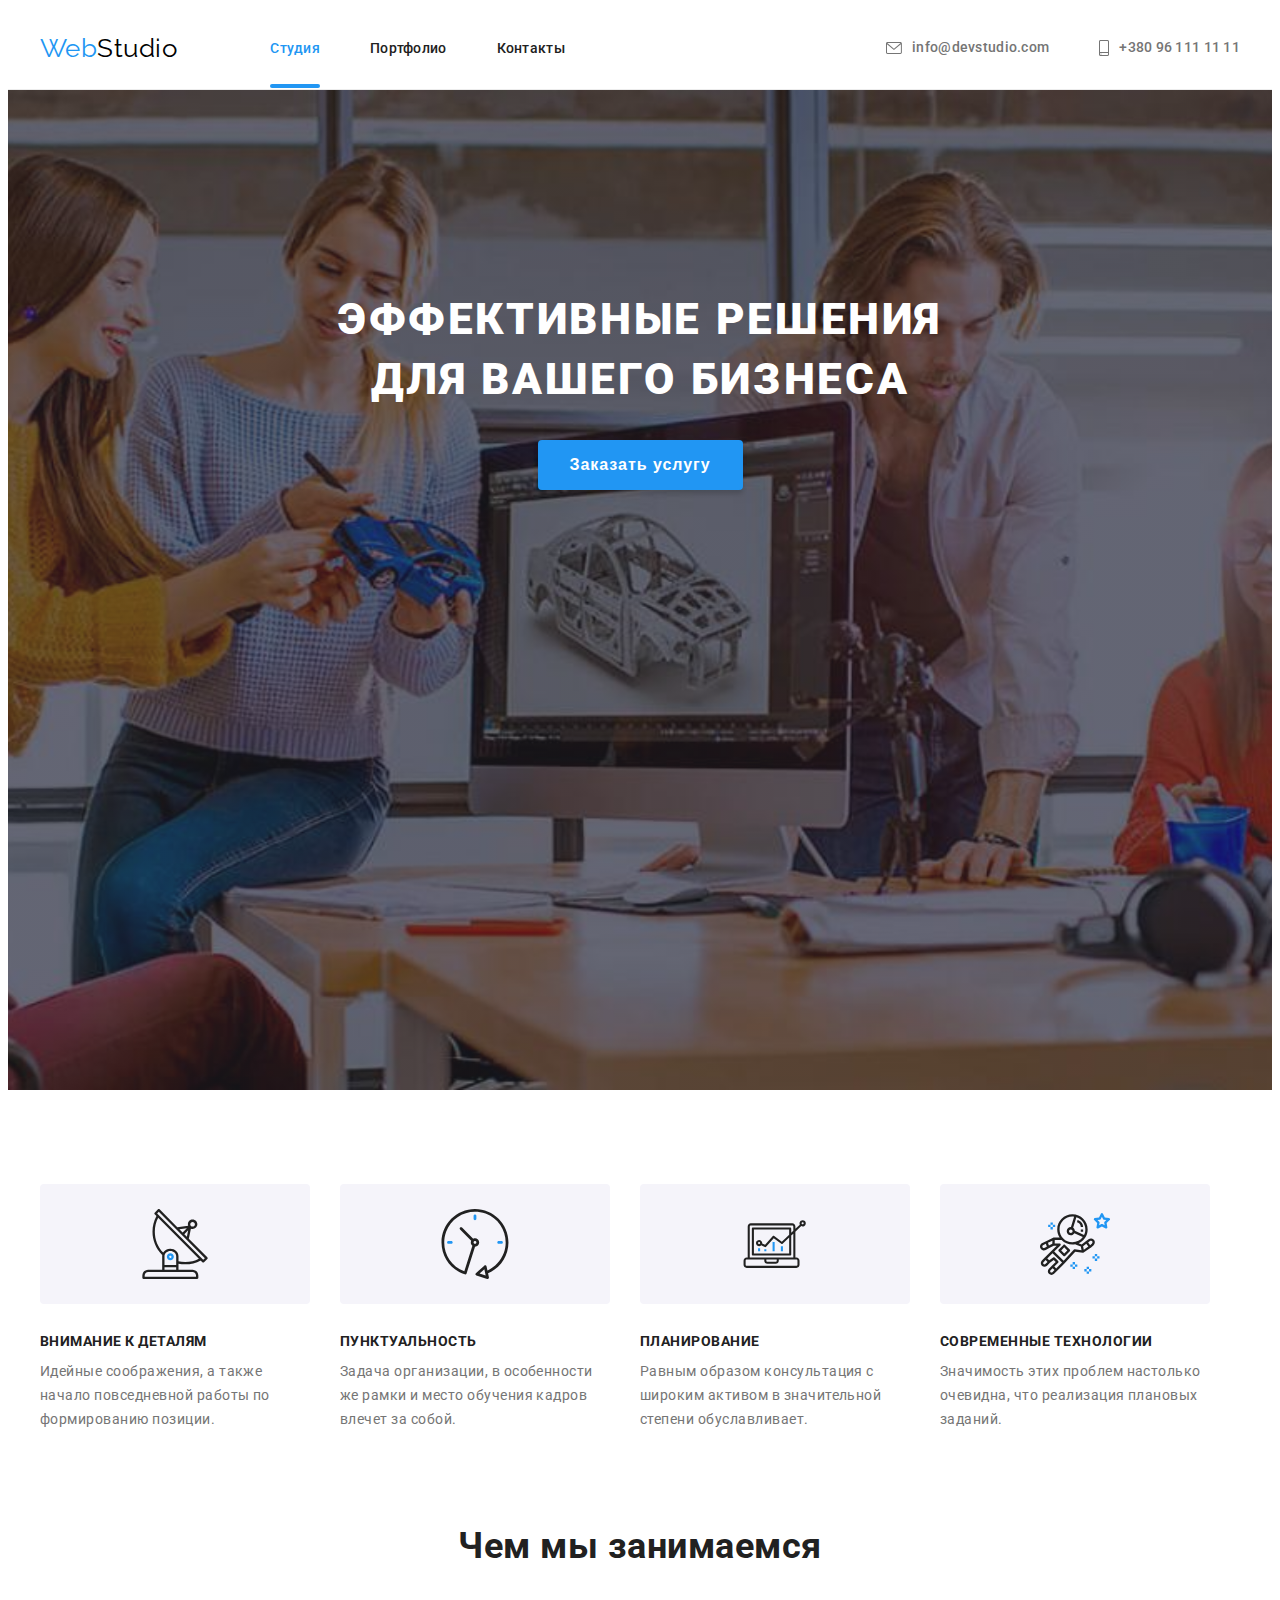
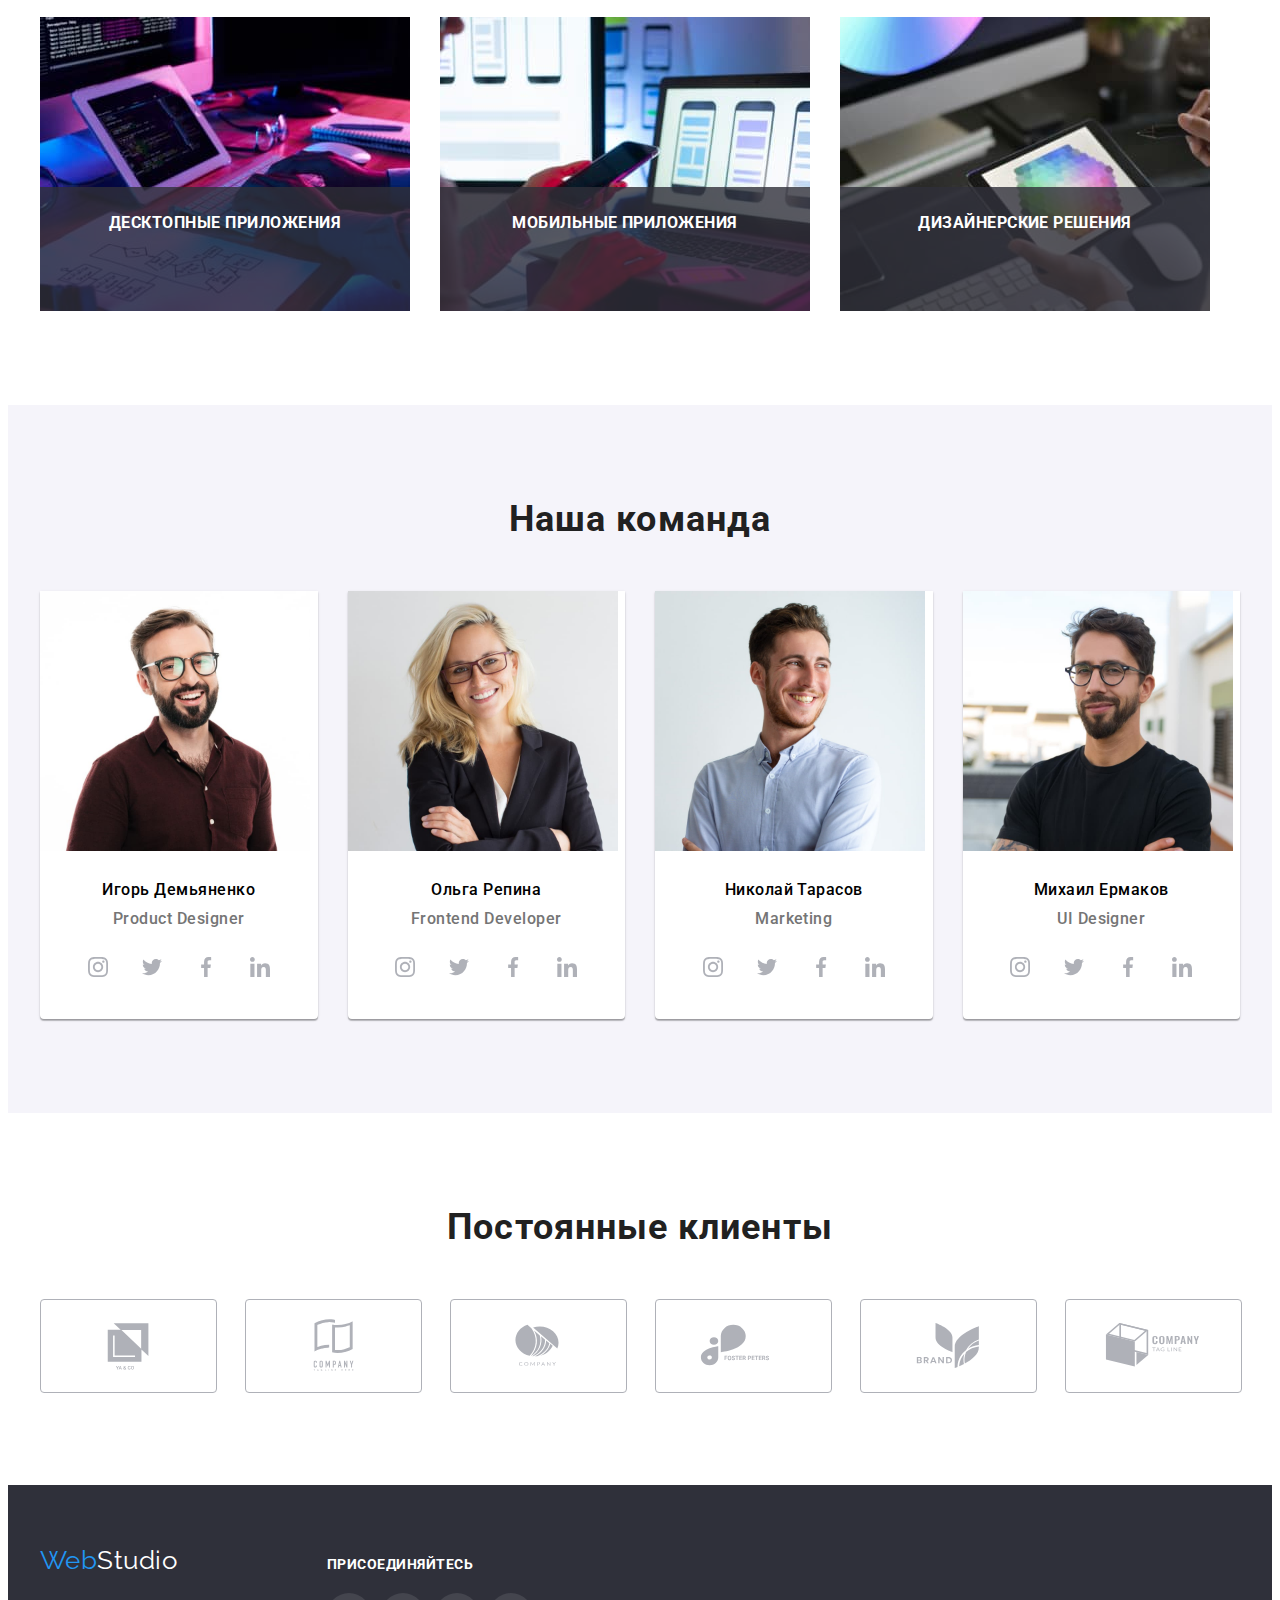
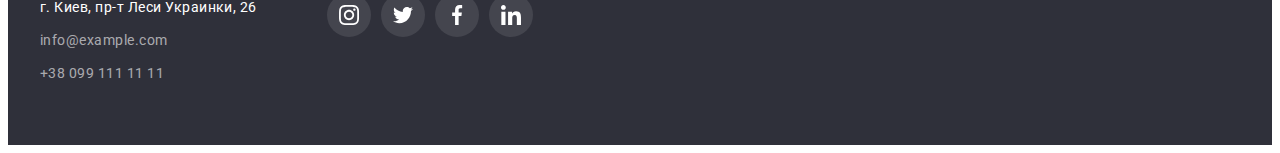
<file: index.html>
<!DOCTYPE html>
<html lang="ru">
<head>
    <meta charset="UTF-8">
    <meta http-equiv="X-UA-Compatible" content="IE=edge">
    <meta name="viewport" content="width=device-width, initial-scale=1.0">
    <title>WebStudio site</title>
    <link rel="preconnect" href="https://fonts.googleapis.com">
    <link rel="preconnect" href="https://fonts.gstatic.com" crossorigin>
    <link href="https://fonts.googleapis.com/css2?family=Raleway:wght@700&family=Roboto:wght@400;500;700;900&display=swap" rel="stylesheet">
    <link rel="stylesheet" href="https://cdnjs.cloudflare.com/ajax/libs/modern-normalize/1.1.0/modern-normalize.min.css" integrity="sha512-wpPYUAdjBVSE4KJnH1VR1HeZfpl1ub8YT/NKx4PuQ5NmX2tKuGu6U/JRp5y+Y8XG2tV+wKQpNHVUX03MfMFn9Q==" crossorigin="anonymous" referrerpolicy="no-referrer" />
    <link rel="stylesheet" href="./css/styles.css">
</head>
<body>
<!-- header -->
<header class="header">
    <div class="container header-container">
            <nav class="page-nav">
                <a href="./index.html" class="header-logo ">Web<span class="logo-color">Studio</span></a>
                <ul class="menu-nav list">
                    <li class="nav-item"><a class="nav-link link current-page" href="./index.html">Студия</a></li>
                    <li class="nav-item"><a class="nav-link link" href="./portfolio.html">Портфолио</a></li>
                    <li class="nav-item"><a class="nav-link link" href="">Контакты</a></li>
                </ul>
            </nav>
            <!-- contacts -->
                <ul class="contacts list">
                    <li class="contact-item">
                        <a href="mailto:info@devstudio.com" class="contact-link link">
                            <svg class="contact-mail-icon">
                                <use href="./images/symbol-defs.svg#envelope"></use>
                            </svg>
                    info@devstudio.com
                        </a>
                    </li>
                    <li class="contact-item">
                        <a href="tel:+380961111111" class="contact-link link">
                            <svg class="contact-tel-icon">
                                <use href="./images/symbol-defs.svg#smartphone"></use>
                            </svg>
                    +380 96 111 11 11
                        </a>
                    </li>
                </ul>
    </div>
</header>

<!-- main information -->
<main>
        <section class="hero hero-bg">
           <div class="container">
                <h1 class="hero-title">Эффективные решения для вашего бизнеса</h1>
                <button data-modal-open class="button btn" type="button">Заказать услугу</button>
           </div>
        </section>
   
    <!-- Our advantages -->
    <section class="section">
        <div class="container">
        <h2 class="visually-hidden">Наши особенности</h2>
            <ul class="features-list">
            <li class="features-item">
                <div class="features-icon">
                    <svg width="70" height="70">
                    <use href="./images/symbol-defs.svg#antenna"></use>
                </svg>
                </div>
                <h3 class="features-heading">Внимание к деталям</h3>
                <p class="features-paragraph">Идейные соображения, а также начало повседневной работы по формированию позиции.
                </p>
            </li>
            <li class="features-item">
                <div class="features-icon">
                    <svg width="70" height="70">
                    <use href="./images/symbol-defs.svg#clock"></use>
                </svg>
                </div>
                <h3 class="features-heading">Пунктуальность</h3>
                <p class="features-paragraph">Задача организации, в особенности же рамки и место обучения кадров влечет за
                    собой.</p>
            </li>
            <li class="features-item">
               <div class="features-icon">
                    <svg width="70" height="70">
                    <use href="./images/symbol-defs.svg#diagram"></use>
                </svg>
               </div>
                <h3 class="features-heading">Планирование</h3>
                <p class="features-paragraph">Равным образом консультация с широким активом в значительной степени
                    обуславливает.</p>
            </li>
            <li class="features-item">
               <div class="features-icon">
                    <svg width="70" height="70">
                    <use href="./images/symbol-defs.svg#astronaut"></use>
                </svg>
               </div>
                <h3 class="features-heading">Современные технологии</h3>
                <p class="features-paragraph">Значимость этих проблем настолько очевидна, что реализация плановых заданий.</p>
            </li>
        </ul>
    </div>
    
    </section>

    <!-- What are we doing -->
    <section class="activity section">
        <div class="container">
            <h2 class="activity-title">Чем мы занимаемся</h2>
            <ul class="activity-list">
                <li class="activity-item">
                    <div class="activity-container">
                        <img class="activity-img" src="./images/development.jpg" alt="разработка сайта" width="370" height="294" />
                        <p class="icon-paragraph">Десктопные приложения</p>
                    </div>
                  </li>    
                <li class="activity-item">
                    <div class="activity-container">
                       <img class="activity-img" src="./images/mobile-version.jpg" alt="дизайн сайта" width="370" height="294" />
                       <p class="icon-paragraph">Мобильные приложения</p> 
                    </div>
                </li>
                <li class="activity-item">
                    <div class="activity-container">
                        <img class="activity-img" src="./images/color-scheme.jpg" alt="стиль сайта" width="370" height="294" />
                        <p class="icon-paragraph">Дизайнерские решения</p>  
                    </div>
                </li>
            </ul>
        </div>
    </section>

    <!-- Our team -->
    <section class="work section">
        <div class="container">
            <h2 class="team">Наша команда</h2>
            <ul class="team-list">
                <li class="team-item">
                    <img class="team-img" src="./images/product-designer.jpg" alt="Дизайнер продукта" width="270" height="260" />
                    <div class="team-info">
                        <h3 class="about-name">Игорь Демьяненко</h3>
                        <p class="about-work">Product Designer</p>
                                <ul class="icon-list">
                                    <li class="icon-item">
                                        <a href="" class="icon-link">
                                            <svg class="social-icon">
                                                <use href="./images/symbol-defs.svg#instagram"></use>
                                            </svg>
                                        </a>
                                    </li>
                                    <li class="icon-item">
                                        <a href="" class="icon-link">
                                            <svg class="social-icon">
                                                <use href="./images/symbol-defs.svg#twitter"></use>
                                            </svg>
                                        </a>
                                    </li>
                                    <li class="icon-item">
                                        <a href="" class="icon-link">
                                            <svg class="social-icon">
                                                <use href="./images/symbol-defs.svg#facebook"></use>
                                            </svg>
                                        </a>
                                    </li>
                                    <li class="icon-item">
                                        <a href="" class="icon-link">
                                            <svg class="social-icon">
                                                <use href="./images/symbol-defs.svg#linkedin"></use>
                                            </svg>
                                        </a>
                                    
                                </ul>
                    </div>
                </li>
                <li class="team-item">
                    <img class="team-img" src="./images/frontend.jpg" alt="Фронтенд-разработчик" width="270" height="260" />
                    <div class="team-info">
                        <h3 class="about-name">Ольга Репина</h3>
                        <p class="about-work">Frontend Developer</p>
                                <ul class="icon-list">
                                    <li class="icon-item">
                                        <a href="" class="icon-link">
                                            <svg class="social-icon">
                                                <use href="./images/symbol-defs.svg#instagram"></use>
                                            </svg>
                                        </a>
                                    </li>
                                    <li class="icon-item">
                                        <a href="" class="icon-link">
                                            <svg class="social-icon">
                                                <use href="./images/symbol-defs.svg#twitter"></use>
                                            </svg>
                                        </a>
                                    </li>
                                    <li class="icon-item">
                                        <a href="" class="icon-link">
                                            <svg class="social-icon">
                                                <use href="./images/symbol-defs.svg#facebook"></use>
                                            </svg>
                                        </a>
                                    </li>
                                    <li class="icon-item">
                                        <a href="" class="icon-link">
                                            <svg class="social-icon">
                                                <use href="./images/symbol-defs.svg#linkedin"></use>
                                            </svg>
                                        </a>
                                    </li>
                                </ul>
                    </div>
                </li>
                <li class="team-item">
                    <img class="team-img" src="./images/marketing.jpg" alt="Маркетинг" width="270" height="260" />
                    <div class="team-info">
                        <h3 class="about-name">Николай Тарасов</h3>
                        <p class="about-work">Marketing</p>
                                <ul class="icon-list">
                                    <li class="icon-item">
                                        <a href="" class="icon-link">
                                            <svg class="social-icon">
                                                <use href="./images/symbol-defs.svg#instagram"></use>
                                            </svg>
                                        </a>
                                    </li>
                                    <li class="icon-item">
                                        <a href="" class="icon-link">
                                            <svg class="social-icon">
                                                <use href="./images/symbol-defs.svg#twitter"></use>
                                            </svg>
                                        </a>
                                    </li>
                                    <li class="icon-item">
                                        <a href="" class="icon-link">
                                            <svg class="social-icon">
                                                <use href="./images/symbol-defs.svg#facebook"></use>
                                            </svg>
                                        </a>
                                    </li>
                                    <li class="icon-item">
                                        <a href="" class="icon-link">
                                            <svg class="social-icon">
                                                <use href="./images/symbol-defs.svg#linkedin"></use>
                                            </svg>
                                        </a>
                                    </li>
                                </ul>
                    </div>
                </li>
                <li class="team-item">
                    <img class="team-img" src="./images/ui-designer.jpg" alt="Пользовательский интерфейс" width="270"
                        height="260" />
                    <div class="team-info">
                        <h3 class="about-name">Михаил Ермаков</h3>
                        <p class="about-work">UI Designer</p>
                                <ul class="icon-list">
                                    <li class="icon-item">
                                        <a href="" class="icon-link">
                                            <svg class="social-icon">
                                                <use href="./images/symbol-defs.svg#instagram"></use>
                                            </svg>
                                        </a>
                                    </li>
                                    <li class="icon-item">
                                        <a href="" class="icon-link">
                                            <svg class="social-icon">
                                                <use href="./images/symbol-defs.svg#twitter"></use>
                                            </svg>
                                        </a>
                                    </li>
                                    <li class="icon-item">
                                        <a href="" class="icon-link">
                                            <svg class="social-icon">
                                                <use href="./images/symbol-defs.svg#facebook"></use>
                                            </svg>
                                        </a>
                                    </li>
                                    <li class="icon-item">
                                        <a href="" class="icon-link">
                                            <svg class="social-icon">
                                                <use href="./images/symbol-defs.svg#linkedin"></use>
                                            </svg>
                                        </a>
                                    </li>
                                </ul>
                    </div>
                </li>
            </ul>         
        </div>
    </section>
    <section class="section">
        <div class="container">
            <h2 class="company-header">Постоянные клиенты</h2>
            <ul class="company-list">
                <li class="company-item">
                    <a href="" class="company-link">
                        <svg class="company-icon" width="106" height="60">
                            <use href="./images/symbol-defs.svg#first-company"></use>
                        </svg>
                    </a>
                </li>
                <li class="company-item">
                    <a href="" class="company-link">
                        <svg class="company-icon" width="106" height="60">
                            <use href="./images/symbol-defs.svg#second-company"></use>
                        </svg>
                    </a>
                </li>
                <li class="company-item">
                    <a href="" class="company-link">
                        <svg class="company-icon" width="106" height="60">
                            <use href="./images/symbol-defs.svg#third-company"></use>
                        </svg>
                    </a>
                </li>
                <li class="company-item">
                    <a href="" class="company-link">
                        <svg class="company-icon" width="106" height="60">
                            <use href="./images/symbol-defs.svg#fourth-company"></use>
                        </svg>
                    </a>
                </li>
                <li class="company-item">
                    <a href="" class="company-link">
                        <svg class="company-icon" width="106" height="60">
                            <use href="./images/symbol-defs.svg#fifth-company"></use>
                        </svg>
                    </a>
                </li>
                <li class="company-item">
                    <a href="" class="company-link">
                        <svg class="company-icon" width="106" height="60">
                            <use href="./images/symbol-defs.svg#sixth-company"></use>
                        </svg>
                    </a>
                </li>
            </ul>
        </div>
    </section>
</main>

<!-- footer -->
<footer class="footer">
    <div class="container footer-container">
        <div>
            <a class="footer-logo" href="./index.html">Web<span class="logo-color logo">Studio</span></a>
            <address class="address">
                <ul class="footer-list">
                    <li class="footer-item item-space"><a class="address-items"
                            href="https://www.google.com.ua/maps/place/%D0%B1%D1%83%D0%BB.+%D0%9B%D0%B5%D1%81%D0%B8+%D0%A3%D0%BA%D1%80%D0%B0%D0%B8%D0%BD%D0%BA%D0%B8,+26,+%D0%9A%D0%B8%D0%B5%D0%B2,+02000/@50.4265841,30.5361971,17z/data=!3m1!4b1!4m5!3m4!1s0x40d4cf0e033ecbe9:0x57a4dffefec77da0!8m2!3d50.4265807!4d30.5383858?hl=ru">
                            г. Киев, пр-т Леси Украинки, 26</a></li>
                    <li class="footer-item item-space"><a class="footer-contact" href="mailto:info@example.com">info@example.com</a>
                    </li>
                    <li class="footer-item item-space"><a class="footer-contact" href="tel:+380991111111">+38 099 111 11 11</a></li>
                </ul>
            </address>
        </div>
    
    <div>
        <h2 class="footer-header">присоединяйтесь</h2>
        <ul class="footer-icon-list">
            <li class="footer-icon-item">
                <a href="" class="footer-icon-link">
                    <svg class="footer-social-icon">
                        <use href="./images/symbol-defs.svg#instagram"></use>
                    </svg>
                </a>
            </li>
            <li class="footer-icon-item">
                <a href="" class="footer-icon-link">
                    <svg class="footer-social-icon">
                        <use href="./images/symbol-defs.svg#twitter"></use>
                    </svg>
                </a>
            </li>
            <li class="footer-icon-item">
                <a href="" class="footer-icon-link">
                    <svg class="footer-social-icon">
                        <use href="./images/symbol-defs.svg#facebook"></use>
                    </svg>
                </a>
            </li>
            <li class="footer-icon-item">
                <a href="" class="footer-icon-link">
                    <svg class="footer-social-icon">
                        <use href="./images/symbol-defs.svg#linkedin"></use>
                    </svg>
                </a>
            </li>
        </ul>
    </div>

    </div>
</footer>  

<div data-modal class="backdrop is-hidden">
    <div class="modal">
    <button class="close-button" data-modal-close>
    <svg class="close-icon" width="18" height="18">
        <use href="./images/symbol-defs.svg#close-black"></use>
    </svg>
    </button>
    </div>
</div>
<script src="./js/modal.js"></script>
</body>
</html>
</file>
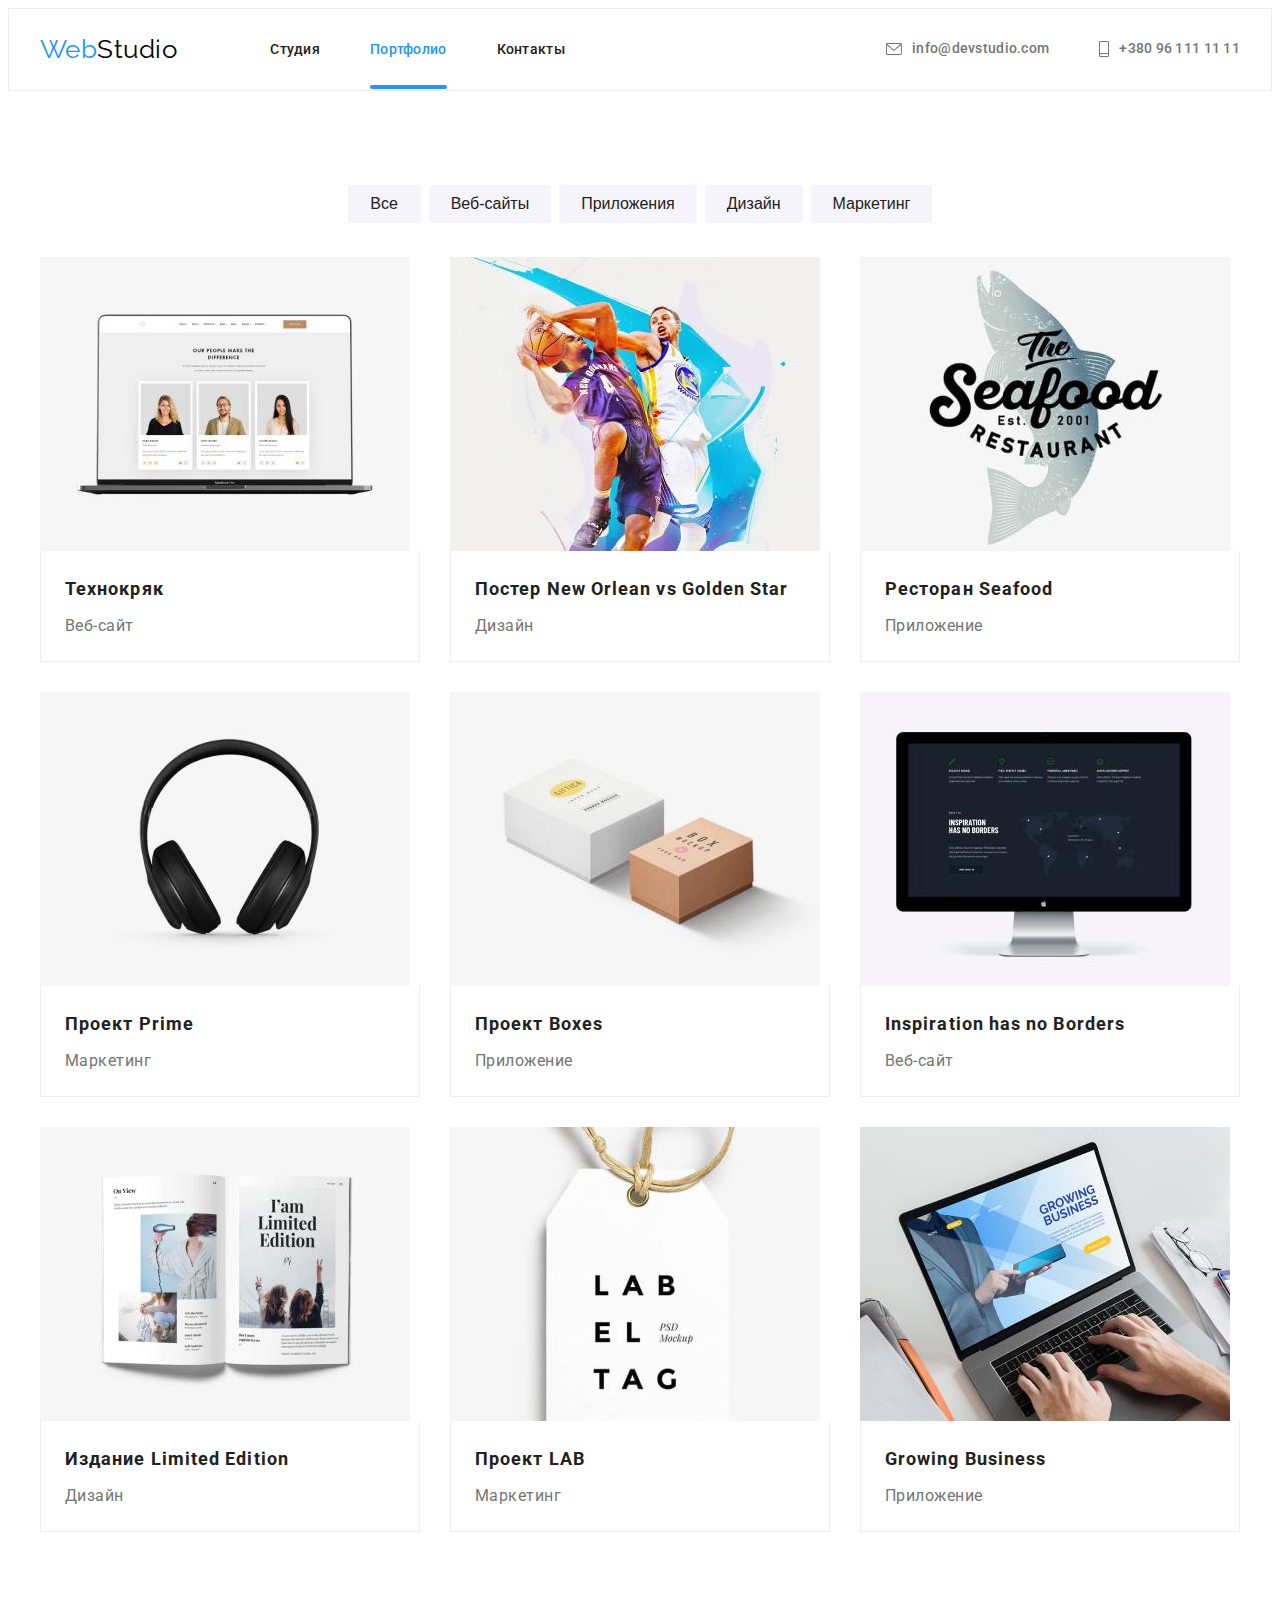
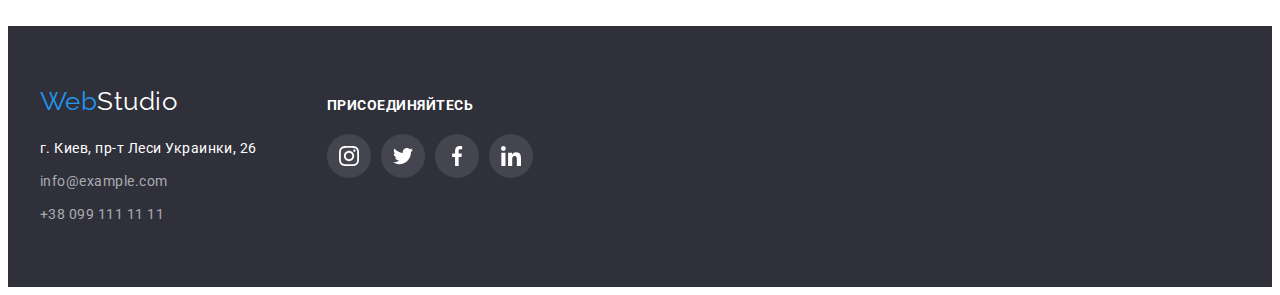
<file: portfolio.html>
<!DOCTYPE html>
<html lang="ru">
<head>
    <meta charset="UTF-8">
    <meta http-equiv="X-UA-Compatible" content="IE=edge">
    <meta name="viewport" content="width=device-width, initial-scale=1.0">
    <title>WebStudio</title>
    <link rel="preconnect" href="https://fonts.googleapis.com">
    <link rel="preconnect" href="https://fonts.gstatic.com" crossorigin>
    <link href="https://fonts.googleapis.com/css2?family=Raleway:wght@700&family=Roboto:wght@400;500;700;900&display=swap" rel="stylesheet">
    <link rel="stylesheet" href="https://cdnjs.cloudflare.com/ajax/libs/modern-normalize/1.1.0/modern-normalize.min.css" integrity="sha512-wpPYUAdjBVSE4KJnH1VR1HeZfpl1ub8YT/NKx4PuQ5NmX2tKuGu6U/JRp5y+Y8XG2tV+wKQpNHVUX03MfMFn9Q==" crossorigin="anonymous" referrerpolicy="no-referrer" />
    <link rel="stylesheet" href="./css/styles.css">
    
</head>
<body>
<!-- Хедер -->
<header class="portfolio-header">
    <div class="container portfolio-container">
        <nav class="portfolio">
            <a href="./index.html" class="portfol-logo">Web<span class="portfol-logo-color">Studio</span></a>
            <ul class="portfol-list">
                <li class="portfol-item"><a class="portfol-link links" href="./index.html">Студия</a></li>
                <li class="portfol-item"><a class="portfol-link links current-page" href="./portfolio.html">Портфолио</a></li>
                <li class="portfol-item"><a class="portfol-link links" href="">Контакты</a></li>
            </ul>
        </nav>
<!-- contacts -->
            <ul class="header-contacts">
                <li class="header-list"><a class="header-link link" href="mailto:info@devstudio.com">
                    <svg class="contact-mail-icon">
                        <use href="./images/symbol-defs.svg#envelope"></use>
                    </svg>
                    info@devstudio.com
                </a>
            </li>
                <li class="header-list"><a class="header-link link" href="tel:+380961111111">
                    <svg class="contact-tel-icon">
                        <use href="./images/symbol-defs.svg#smartphone"></use>
                    </svg>
                    +380 96 111 11 11
                </a>
            </li>
            </ul>
    </div>
</header>
<!-- герой -->
<main">
    <section class="section">
        <div class="container filter-container">
                <h1 class="visually-hidden" >filter</h1>
                <ul class="filter-list">
                    <li class="filter-item"><button class="filter-btn filter-button" type="button">Все</button></li>
                    <li class="filter-item"><button class="filter-btn filter-button" type="button">Веб-сайты</button></li>
                    <li class="filter-item"><button class="filter-btn filter-button" type="button">Приложения</button></li>
                    <li class="filter-item"><button class="filter-btn filter-button" type="button">Дизайн</button></li>
                    <li class="filter-item"><button class="filter-btn filter-button" type="button">Маркетинг</button></li>
                </ul>
        
                <ul class="gallery-list">
                    <li class="gallery-item">
                        <a class="gallery-link" href="">
                            <div class="gallery-container">
                              <img class="gallery-img" src="./images/techno-crack.jpg" alt="сайт" width="370" height="294">
                              <p class="overlay-text">Технокряк это современная площадка распространения коронавируса. Компании используют эту платформу для цифрового
                            шпионажа и атак на защищённые сервера конкурентов.</p>  
                            </div>
                            <div class="gallery-info">
                            <h2 class="gallery-heading">Технокряк</h3>
                            <p class="gallery-paragraph">Веб-сайт</p>
                            </div>
                        </a>
                    </li>
                    <li class="gallery-item">
                        <a class="gallery-link" href="">
                            <div class="gallery-container">
                             <img class="gallery-img" src="./images/poster.jpg" alt="постер" width="370" height="294">
                             <p class="overlay-text">Технокряк это современная площадка распространения коронавируса. Компании используют эту платформу для цифрового
                            шпионажа и атак на защищённые сервера конкурентов.</p>   
                            </div>
                            <div class="gallery-info">
                            <h2 class="gallery-heading">Постер New Orlean vs Golden Star</h3>
                            <p class="gallery-paragraph">Дизайн</p>
                            </div>
                        </a>
                    </li>
                    <li class="gallery-item">
                        <a class="gallery-link" href="">
                            <div class="gallery-container">
                            <img class="gallery-img" src="./images/restaurant.jpg" alt="ресторан" width="370" height="294">
                            <p class="overlay-text">Технокряк это современная площадка распространения коронавируса. Компании используют эту платформу для цифрового
                            шпионажа и атак на защищённые сервера конкурентов.</p>      
                            </div>
                            <div class="gallery-info">
                            <h2 class="gallery-heading">Ресторан Seafood</h3>
                            <p class="gallery-paragraph">Приложение</p>
                            </div>
                        </a>
                    </li>
                    <li class="gallery-item">
                        <a class="gallery-link" href="">
                            <div class="gallery-container">
                              <img class="gallery-img" src="./images/prime.jpg" alt="наушники" width="370" height="294">
                              <p class="overlay-text">Технокряк это современная площадка распространения коронавируса. Компании используют эту платформу для цифрового
                            шпионажа и атак на защищённые сервера конкурентов.</p>    
                            </div>
                            <div class="gallery-info">
                            <h2 class="gallery-heading">Проект Prime</h3>
                            <p class="gallery-paragraph">Маркетинг</p>
                            </div>
                        </a>
                    </li>
                    <li class="gallery-item">
                        <a class="gallery-link" href="">
                            <div class="gallery-container">
                                <img class="gallery-img" src="./images/boxes.jpg" alt="коробки" width="370" height="294">
                                <p class="overlay-text">Технокряк это современная площадка распространения коронавируса. Компании используют эту платформу для цифрового
                            шпионажа и атак на защищённые сервера конкурентов.</p>  
                            </div>
                            <div class="gallery-info">
                            <h2 class="gallery-heading">Проект Boxes</h3>
                            <p class="gallery-paragraph">Приложение</p>
                            </div>
                        </a>
                    </li>
                    <li class="gallery-item">
                        <a class="gallery-link" href="">
                            <div class="gallery-container">
                                <img class="gallery-img" src="./images/web-site.jpg" alt="вдохновение" width="370" height="294">
                                <p class="overlay-text">Технокряк это современная площадка распространения коронавируса. Компании используют эту платформу для цифрового
                            шпионажа и атак на защищённые сервера конкурентов.</p>  
                            </div>
                            <div class="gallery-info">
                            <h2 class="gallery-heading">Inspiration has no Borders</h3>
                            <p class="gallery-paragraph">Веб-сайт</p>
                            </div>
                        </a>
                    </li>
                    <li class="gallery-item">
                        <a class="gallery-link" href="">
                            <div class="gallery-container">
                                <img class="gallery-img" src="./images/limited-edition.jpg" alt="журнал width" width="370" height="294">
                                <p class="overlay-text">Технокряк это современная площадка распространения коронавируса. Компании используют эту платформу для цифрового
                            шпионажа и атак на защищённые сервера конкурентов.</p>  
                            </div>
                            <div class="gallery-info">
                            <h2 class="gallery-heading">Издание Limited Edition</h3>
                            <p class="gallery-paragraph">Дизайн</p>
                            </div>
                        </a>
                    </li>
                    <li class="gallery-item">
                        <a class="gallery-link" href="">
                            <div class="gallery-container">
                                <img class="gallery-img" src="./images/lab.jpg" alt="бирка с шнурком" width="370" height="294">
                                <p class="overlay-text">Технокряк это современная площадка распространения коронавируса. Компании используют эту платформу для цифрового
                            шпионажа и атак на защищённые сервера конкурентов.</p>  
                            </div>
                            <div class="gallery-info">
                            <h2 class="gallery-heading">Проект LAB</h3>
                            <p class="gallery-paragraph">Маркетинг</p>
                            </div>
                        </a>
                    </li>
                    <li class="gallery-item">
                        <a class="gallery-link" href="">
                            <div class="gallery-container">
                              <img class="gallery-img" src="./images/business.jpg" alt="растущий бизнес" width="370" height="294">
                              <p class="overlay-text">Технокряк это современная площадка распространения коронавируса. Компании используют эту платформу для цифрового
                            шпионажа и атак на защищённые сервера конкурентов.</p>    
                            </div>
                            <div class="gallery-info">
                            <h2 class="gallery-heading">Growing Business</h3>
                            <p class="gallery-paragraph">Приложение</p>
                            </div>
                        </a>
                    </li>
                </ul>
        </div>
       
    </section>
</main>
<!-- футер -->
<footer class="portfolio-footer">
    <div class="footer-container container">
        <div>
            <a class="logo-footer" href="./index.html">Web<span class="portfolio-logo">Studio</span></a>
            <address class="footer-address">
                <ul class="address-list">
                    <li class="address-item address-space"><a class="address-map"
                            href=”https://www.google.com.ua/maps/place/%D0%B1%D1%83%D0%BB.+%D0%9B%D0%B5%D1%81%D0%B8+%D0%A3%D0%BA%D1%80%D0%B0%D0%B8%D0%BD%D0%BA%D0%B8,+26,+%D0%9A%D0%B8%D0%B5%D0%B2,+02000/@50.4265841,30.5361971,17z/data=!3m1!4b1!4m5!3m4!1s0x40d4cf0e033ecbe9:0x57a4dffefec77da0!8m2!3d50.4265807!4d30.5383858?hl=ru”>
                            г. Киев, пр-т Леси Украинки, 26</a></li>
                    <li class="address-item address-space"><a class="address-contact"
                            href="mailto:info@example.com">info@example.com</a></li>
                    <li class="address-item address-space"><a class="address-contact" href="tel:+380991111111">+38 099 111 11 11</a>
                    </li>
                </ul>
            </address>
        </div>
        <div>
            <h2 class="footer-header">присоединяйтесь</h2>
            <ul class="footer-icon-list">
                <li class="footer-icon-item">
                    <a href="" class="footer-icon-link">
                        <svg class="footer-social-icon">
                            <use href="./images/symbol-defs.svg#instagram"></use>
                        </svg>
                    </a>
                </li>
                <li class="footer-icon-item">
                    <a href="" class="footer-icon-link">
                        <svg class="footer-social-icon">
                            <use href="./images/symbol-defs.svg#twitter"></use>
                        </svg>
                    </a>
                </li>
                <li class="footer-icon-item">
                    <a href="" class="footer-icon-link">
                        <svg class="footer-social-icon">
                            <use href="./images/symbol-defs.svg#facebook"></use>
                        </svg>
                    </a>
                </li>
                <li class="footer-icon-item">
                    <a href="" class="footer-icon-link">
                        <svg class="footer-social-icon">
                            <use href="./images/symbol-defs.svg#linkedin"></use>
                        </svg>
                    </a>
                </li>
            </ul>
        </div>
    </div>
    
</footer>

<script src="./js/modal.js"></script>
</body>
</html>
</file>
<file: css/styles.css>
:root {
  --primary-text-color: #212121;
  --secondary-text-color: #757575;
  --title-text-color: #000000;
  --accent-color: #2196f3;
  --primary-white-color: #ffffff;
  --secondary-darkgray-color: #2f303a;
  --third-title-color: #f5f4fa;
}
p,
h1,
h2,
h3,
h4,
h5,
h6 {
  margin: 0;
}
ul {
  list-style: none;
  margin: 0;
  padding-left: 0;
}
img {
  display: block;
  max-width: 100%;
  height: auto;
}
body {
  font-family: 'Roboto', sans-serif;
  color: var(--primary-text-color);
  letter-spacing: 0.03em;
  line-height: 1.14;
}

/* -------HEADER------ */
.header {
  background-color: var(--primary-white-color);
  border-bottom: 1px solid #ececec;
}
.container {
  width: 1200px;
  margin: 0 auto;
  padding: 0 15px;
}
.header-container {
  display: flex;
  align-items: center;
}
/* LOGO */
.header-logo {
  font-family: 'Raleway', sans-serif;
  font-size: 26px;
  line-height: 1.19;
  color: var(--accent-color);
  text-decoration: none;
  margin-right: 93px;
  padding-top: 25px;
  padding-bottom: 25px;
  align-items: center;
}
.list {
  display: flex;
}
.logo-color {
  color: var(--title-text-color);
}
/* NAVIGATION */
.page-nav {
  display: flex;
  align-items: center;
}

.nav-link {
  color: var(--primary-text-color);
  font-weight: 500;
  font-size: 14px;
  letter-spacing: 0.02em;
  position: relative;
  padding-top: 32px;
  padding-bottom: 32px;
  transition: color 250ms cubic-bezier(0.4, 0, 0.2, 1);
}

.nav-item:not(:last-child) {
  margin-right: 50px;
}
.nav-link:hover,
.nav-link:focus {
  color: var(--accent-color);
}
.link {
  text-decoration: none;
}
.link.current-page {
  color: var(--accent-color);
}
.current-page::after {
  position: absolute;
  content: '';
  display: block;
  left: 0;
  bottom: 0;
  width: 100%;
  height: 4px;
  border-radius: 2px;
  background-color: var(--accent-color);
}

/* CONTACTS */
.contacts {
  display: flex;
  margin-left: auto;
  align-items: center;
}
.contacts .link {
  color: var(--secondary-text-color);
  font-weight: 500;
  font-size: 14px;
  letter-spacing: 0.02em;
  padding: 32px 0px 32px 0px;
  display: inline-flex;
  align-self: start;
  justify-content: center;
  align-items: center;
  transition: color 250ms cubic-bezier(0.4, 0, 0.2, 1);
}

.contact-mail-icon {
  margin-right: 10px;
  width: 16px;
  height: 12px;
  fill: currentColor;
}
.contact-tel-icon {
  margin-right: 10px;
  width: 10px;
  height: 16px;
  fill: currentColor;
}
.contact-link:hover,
.contact-link:focus {
  color: var(--accent-color);
}

.contact-item:not(:first-child) {
  margin-left: 50px;
}

/* ---------MAIN--------- */
.visually-hidden {
  position: absolute;
  clip: rect(0 0 0 0);
  width: 1px;
  height: 1px;
  margin: -1px;
}

.hero {
  background-color: var(--secondary-darkgray-color);
  text-align: center;
  padding: 200px 0;
}
.hero-bg {
  max-width: 1600px;
  height: 600px;
  margin-left: auto;
  margin-right: auto;
  background-image: linear-gradient(rgba(47, 48, 58, 0.4), rgba(47, 48, 58, 0.4)),
    url(../images/main-bg.jpg);
  background-repeat: no-repeat;
  background-position: center;
  background-size: cover;
}

.hero-title {
  color: var(--primary-white-color);
  font-weight: 900;
  font-size: 44px;
  line-height: 1.36;
  text-align: center;
  letter-spacing: 0.06em;
  text-transform: uppercase;
  margin-bottom: 30px;
  max-width: 696px;
  margin-left: auto;
  margin-right: auto;
}
.button {
  cursor: pointer;
  color: var(--primary-white-color);
  background-color: var(--accent-color);
}
.btn {
  font-style: inherit;
  font-weight: bold;
  font-size: 16px;
  line-height: 1.87;
  letter-spacing: 0.06em;
  box-shadow: 0px 4px 4px rgba(0, 0, 0, 0.15);
  border-radius: 4px;
  border: 0;
  padding: 10px 32px;
  min-width: 200px;
}
.backdrop.is-hidden {
  visibility: hidden;
  opacity: 0;
  pointer-events: none;
}
.backdrop {
  position: fixed;
  top: 0;
  left: 0;
  width: 100%;
  height: 100%;
  background-color: rgba(0, 0, 0, 0.2);
  opacity: 1;
  transition: opacity 250ms cubic-bezier(0.4, 0, 0.2, 1),
    visibility 250ms cubic-bezier(0.4, 0, 0.2, 1);
}
.modal {
  position: absolute;
  top: 50%;
  left: 50%;
  min-width: 528px;
  min-height: 581px;
  background-color: var(--primary-white-color);
  transform: translate(-50%, -50%) scale(1);
  transition: transform 250ms cubic-bezier(0.4, 0, 0.2, 1),
    opacity 250ms cubic-bezier(0.4, 0, 0.2, 1);
}
.backdrop.is-hidden .modal {
  opacity: 0;
  transform: translate(-50%, -50%) scale(0.1);
}
.close-icon {
  fill: #000000;
}
.close-button {
  position: absolute;
  top: 8px;
  right: 8px;
  width: 30px;
  height: 30px;
  display: flex;
  align-items: center;
  justify-content: center;
  border: 1px solid rgba(136, 90, 90, 0.1);
  border-radius: 50%;
  background-color: var(--primary-white-color);
}

/* ------OUR ADVANTAGES------ */
.section {
  padding-top: 94px;
  padding-bottom: 94px;
}
.features-list {
  display: flex;
}
.features-item:not(:last-child) {
  margin-right: 30px;
}
.features-icon {
  display: flex;
  height: 120px;
  width: 100%;
  margin-bottom: 30px;
  background-color: #f5f4fa;
  border-radius: 4px;
  justify-content: center;
  align-items: center;
}
.features-heading {
  font-weight: 700;
  font-size: 14px;
  text-transform: uppercase;
  color: var(--primary-text-color);
  margin-bottom: 10px;
}
.features-paragraph {
  font-size: 14px;
  line-height: 1.71;
  color: var(--secondary-text-color);
  width: 270px;
}
.features-title {
  font-weight: 700;
  font-size: 36px;
  line-height: 1.16;
}
.activity {
  padding-top: 0px;
}
.activity-title {
  font-weight: 700;
  font-size: 36px;
  line-height: 1.16;
  text-align: center;
  margin-bottom: 50px;
}
.activity-item:not(:last-child) {
  margin-right: 30px;
}
.activity-list {
  display: flex;
}
.activity-container {
  position: relative;
}
.icon-paragraph {
  position: absolute;
  width: 100%;
  height: 70px;
  bottom: 0;
  padding-top: 27px;
  padding-bottom: 27px;
  font-weight: 700;
  text-align: center;
  text-transform: uppercase;
  color: var(--primary-white-color);
  background-color: rgba(47, 48, 58, 0.8);
}

/* -----OUR TEAM------ */
.work {
  background-color: var(--third-title-color);
}
.team {
  font-weight: 700;
  font-size: 36px;
  line-height: 1.16;
  letter-spacing: 0.03em;
  text-align: center;
  margin-bottom: 50px;
}
.team-list {
  display: flex;
  margin-left: calc(-1 * 30px);
}
.team-list .team-item {
  margin-left: 30px;
  flex-basis: calc(100% / 4 - 30px);
  border-radius: 0px 0px 4px 4px;
  box-shadow: 0px 1px 3px rgba(0, 0, 0, 0.12), 0px 1px 1px rgba(0, 0, 0, 0.14),
    0px 2px 1px rgba(0, 0, 0, 0.2);
}
.team-item {
  background-color: var(--primary-white-color);
}
.team-info {
  padding: 30px 0;
  text-align: center;
}
.about-name {
  font-weight: 500;
  font-size: 16px;
  line-height: 1.18;
  text-align: center;
  color: var(--title-text-color);
  margin-bottom: 10px;
}
.about-work {
  color: var(--secondary-text-color);
  font-weight: 500;
  font-size: 16px;
  line-height: 1.18;
  text-align: center;
  margin-bottom: 16px;
}
.icon-list {
  display: flex;
  justify-content: center;
}
.icon-item + .icon-item {
  margin-left: 10px;
}
.icon-item {
  width: 44px;
  height: 44px;
}
.social-icon {
  width: 20px;
  height: 20px;
  fill: #afb1b8;
  transition: fill 250ms cubic-bezier(0.4, 0, 0.2, 1);
}
.icon-link {
  width: 100%;
  height: 100%;
  display: block;
  border-radius: 50%;
  display: flex;
  align-items: center;
  justify-content: center;
  background-color: #ffffff;
  transition: background-color 250ms cubic-bezier(0.4, 0, 0.2, 1);
}
.icon-link:hover,
.icon-link:focus {
  background-color: var(--accent-color);
}
.icon-link:hover .social-icon,
.icon-link:focus .social-icon {
  fill: var(--primary-white-color);
}
/* COMPANIES */
.company-header {
  font-weight: 700;
  font-size: 36px;
  line-height: 1.16;
  letter-spacing: 0.03em;
  text-align: center;
  margin-bottom: 50px;
}
.company-list {
  margin-left: -30px;
  display: flex;
  justify-content: center;
}
.company-item {
  height: 92px;
}
.company-list .company-item {
  margin-left: 30px;
  flex-basis: calc(100% / 6 - 30px);
}
.company-link {
  width: 100%;
  height: 100%;
  display: block;
  border: 1px solid #afb1b8;
  border-radius: 4px;
  display: flex;
  align-items: center;
  justify-content: center;
  background-color: #ffffff;
  transition: border-color 250ms cubic-bezier(0.4, 0, 0.2, 1);
}
.company-link:hover,
.company-link:focus {
  border-color: var(--accent-color);
}
.company-icon {
  fill: #afb1b8;
  transition: fill 250ms cubic-bezier(0.4, 0, 0.2, 1);
}
.company-link:hover .company-icon,
.company-link:focus .company-icon {
  fill: var(--accent-color);
}
/* -------FOOTER-------- */
.footer-container {
  display: flex;
  align-items: baseline;
}
.footer-container > *:first-child {
  margin-right: 70px;
}
.footer {
  background-color: var(--secondary-darkgray-color);
  padding: 60px 0;
}

.footer-logo {
  font-family: 'Raleway', sans-serif;
  font-size: 26px;
  line-height: 1.19;
  color: var(--accent-color);
  text-decoration: none;
}
.logo {
  color: var(--primary-white-color);
}
.footer-logo {
  display: block;
  margin-bottom: 20px;
}
.address {
  font-style: normal;
}

.footer-item {
  font-size: 14px;
  line-height: 1.71;
}
.item-space:not(:last-child) {
  margin-bottom: 9px;
}

.address-items {
  color: var(--primary-white-color);
  text-decoration: none;
}
.footer-contact {
  font-size: 14px;
  line-height: 1.71;
  color: rgba(255, 255, 255, 0.6);
  text-decoration: none;
  transition: color 250ms cubic-bezier(0.4, 0, 0.2, 1);
}
.footer-contact:hover,
.footer-contact:focus {
  color: var(--accent-color);
}
.footer-list .address-items,
.footer-list .footer-contact {
  display: block;
}
.footer-header {
  display: inline-block;
  margin-bottom: 20px;
  font-weight: 700;
  font-size: 14px;
  text-transform: uppercase;
  color: var(--primary-white-color);
}
.footer-icon-link {
  width: 100%;
  height: 100%;
  display: block;
  border-radius: 50%;
  display: flex;
  align-items: center;
  justify-content: center;
  background-color: rgba(255, 255, 255, 0.1);
  transition: background-color 250ms cubic-bezier(0.4, 0, 0.2, 1);
}

.footer-icon-list {
  display: flex;
  justify-content: center;
}
.footer-icon-item + .footer-icon-item {
  margin-left: 10px;
}
.footer-icon-item {
  width: 44px;
  height: 44px;
}
.footer-icon-link:hover,
.footer-icon-link:focus {
  background-color: var(--accent-color);
}

.footer-social-icon {
  width: 20px;
  height: 20px;
  fill: var(--primary-white-color);
}

/* ------PORTFOLIO----------*/
.portfolio-header {
  background-color: var(--primary-white-color);
  border: 1px solid #ececec;
}
.portfolio-container {
  display: flex;
  align-items: center;
}
.portfolio {
  display: flex;
  align-items: center;
}
.portfol-logo {
  font-family: 'Raleway', sans-serif;
  font-size: 26px;
  line-height: 1.19;
  color: var(--accent-color);
  text-decoration: none;
  margin-right: 93px;
  padding-top: 25px;
  padding-bottom: 25px;
  align-items: center;
}
.portfol-logo-color {
  color: var(--title-text-color);
}
.portfol-list {
  display: flex;
}
.portfol-link {
  color: var(--primary-text-color);
  font-weight: 500;
  font-size: 14px;
  letter-spacing: 0.02em;
  text-decoration: none;
  position: relative;
  padding-top: 32px;
  padding-bottom: 32px;
  transition: color 250ms cubic-bezier(0.4, 0, 0.2, 1);
}

.portfol-link:hover,
.portfol-link:focus {
  color: var(--accent-color);
}

.links.current-page {
  color: var(--accent-color);
}
.portfol-item:not(:last-child) {
  margin-right: 50px;
}
.header-contacts {
  text-decoration: none;
  display: flex;
  margin-left: auto;
  align-items: center;
}
.header-link {
  color: var(--secondary-text-color);
  font-weight: 500;
  font-size: 14px;
  letter-spacing: 0.02em;
  display: flex;
  align-items: center;
  transition: color 250ms cubic-bezier(0.4, 0, 0.2, 1);
}
.header-link:hover,
.header-link:focus {
  color: var(--accent-color);
}

.header-list:not(:first-child) {
  margin-left: 50px;
}

.filter-list {
  text-decoration: none;
  display: flex;
  justify-content: center;
  margin-bottom: 34px;
}
.filter-item:not(:last-child) {
  margin-right: 8px;
}
.filter-button {
  cursor: pointer;
  color: var(--primary-text-color);
  background-color: var(--third-title-color);
  transition: background-color 250ms cubic-bezier(0.4, 0, 0.2, 1),
    color 250ms cubic-bezier(0.4, 0, 0.2, 1), box-shadow 250ms cubic-bezier(0.4, 0, 0.2, 1);
}
.filter-button:hover,
.filter-button:focus {
  background-color: var(--accent-color);
  color: var(--primary-white-color);
  box-shadow: 0px 4px 4px rgba(0, 0, 0, 0.25);
}

.filter-btn {
  font-style: inherit;
  font-weight: 500;
  font-size: 16px;
  line-height: 1.62;
  text-align: center;
  border-radius: 4px;
  border: 0;
  padding: 6px 22px;
  min-width: 73px;
}
.gallery-list {
  display: flex;
  flex-wrap: wrap;
  margin-top: calc(-1 * 30px);
  margin-left: calc(-1 * 30px);
}
.gallery-list .gallery-item {
  margin-top: 30px;
  margin-left: 30px;
  flex-basis: calc(100% / 3 - 30px);
}

.gallery-info {
  padding: 20px 24px;
  border-right: 1px solid #eeeeee;
  border-bottom: 1px solid #eeeeee;
  border-left: 1px solid #eeeeee;
}
.gallery-heading {
  font-weight: 700;
  font-size: 18px;
  line-height: 2;
  letter-spacing: 0.06em;
  color: var(--primary-text-color);
  margin-bottom: 4px;
}
.gallery-link {
  display: block;
  text-decoration: none;
  transition: box-shadow 250ms cubic-bezier(0.4, 0, 0.2, 1);
}
.gallery-link:hover,
.gallery-link:focus {
  box-shadow: 0px 1px 1px rgba(0, 0, 0, 0.12), 0px 4px 4px rgba(0, 0, 0, 0.06),
    1px 4px 6px rgba(0, 0, 0, 0.16);
}
.gallery-link:focus .overlay-text {
  transform: translateY(0);
  opacity: 0.9;
}
.gallery-paragraph {
  font-weight: 400;
  font-size: 16px;
  line-height: 30px;
  color: var(--secondary-text-color);
}
.gallery-container {
  position: relative;
  overflow: hidden;
}
.gallery-item:hover .overlay-text {
  transform: translateY(0);
}
.overlay-text {
  position: absolute;
  width: 100%;
  height: 100%;
  top: 0;
  left: 0;
  padding: 63px 24px;
  font-weight: 400;
  font-size: 18px;
  line-height: 1.55;
  color: var(--primary-white-color);
  background-color: rgba(33, 150, 243, 0.9);
  transform: translateY(101%);
  transition: transform 250ms cubic-bezier(0.4, 0, 0.2, 1);
}
/* -------FOOTER--------- */
.portfolio-footer {
  padding: 60px 0;
}
.logo-footer {
  font-family: 'Raleway', sans-serif;
  font-size: 26px;
  line-height: 1.19;
  color: var(--accent-color);
  text-decoration: none;
  display: block;
  margin-bottom: 20px;
}
.portfolio-logo {
  color: var(--primary-white-color);
}
.portfolio-footer {
  background-color: var(--secondary-darkgray-color);
}
.footer-address {
  font-style: normal;
}

.address-map {
  font-size: 14px;
  line-height: 1.71;
  color: var(--primary-white-color);
  text-decoration: none;
}
.address-item {
  color: var(--primary-white-color);
}
.address-space:not(:last-child) {
  margin-bottom: 9px;
}
.address-contact {
  font-size: 14px;
  line-height: 1.71;
  color: rgba(255, 255, 255, 0.6);
  text-decoration: none;
  transition: color 250ms cubic-bezier(0.4, 0, 0.2, 1);
}
.address-contact:hover,
.address-contact:focus {
  color: var(--accent-color);
}
</file>
